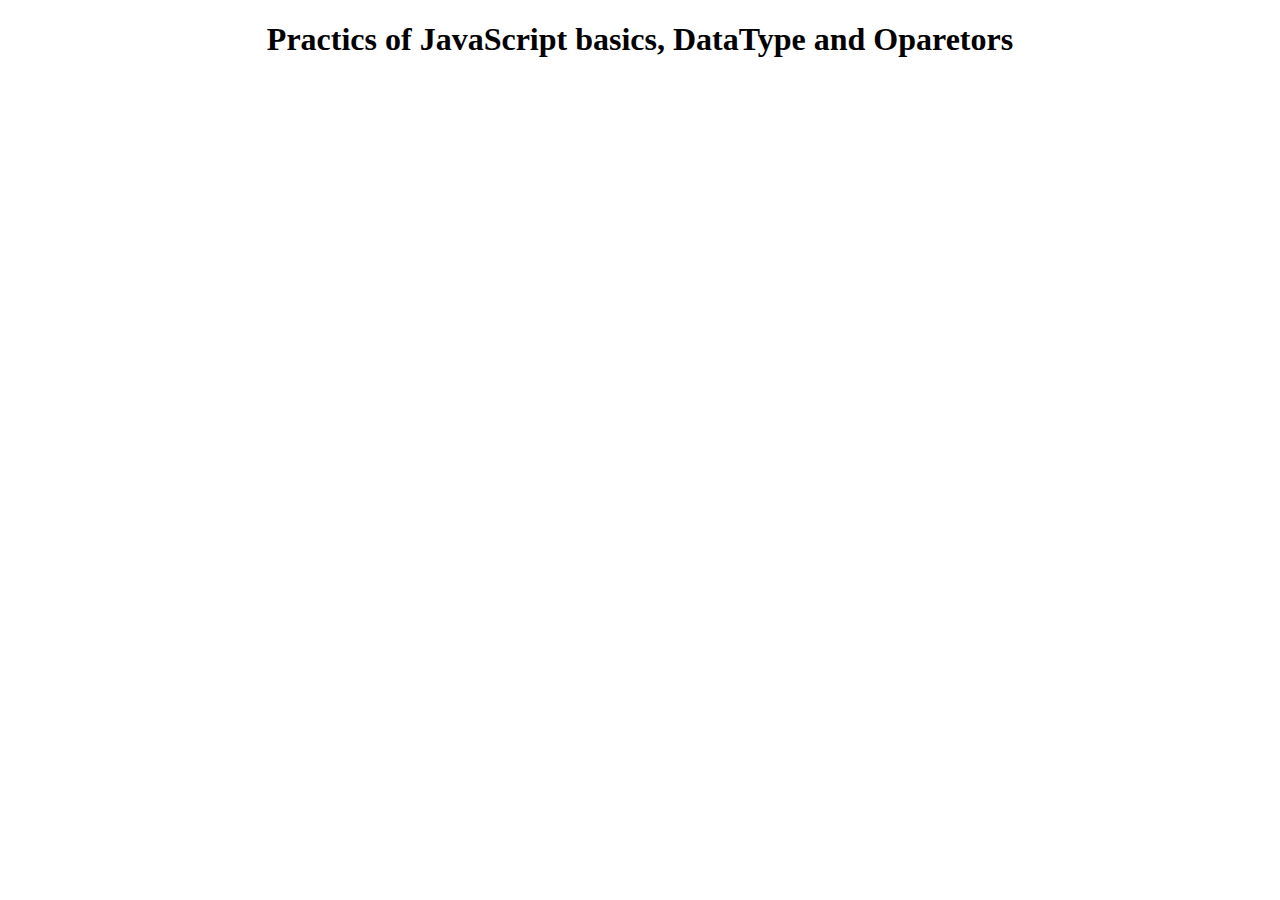
<file: 04_Basics_JavaScript/Practics/index.html>
<!DOCTYPE html>
<html lang="en">
<head>
          <meta charset="UTF-8">
          <meta name="viewport" content="width=device-width, initial-scale=1.0">
          <title>Practics</title>
</head>
<body>

          <h1 style="text-align: center;">Practics of JavaScript basics, DataType and Oparetors</h1>

              <div id="object"></div>
          
          <script src="index.js"></script>
</body>
</html>
</file>
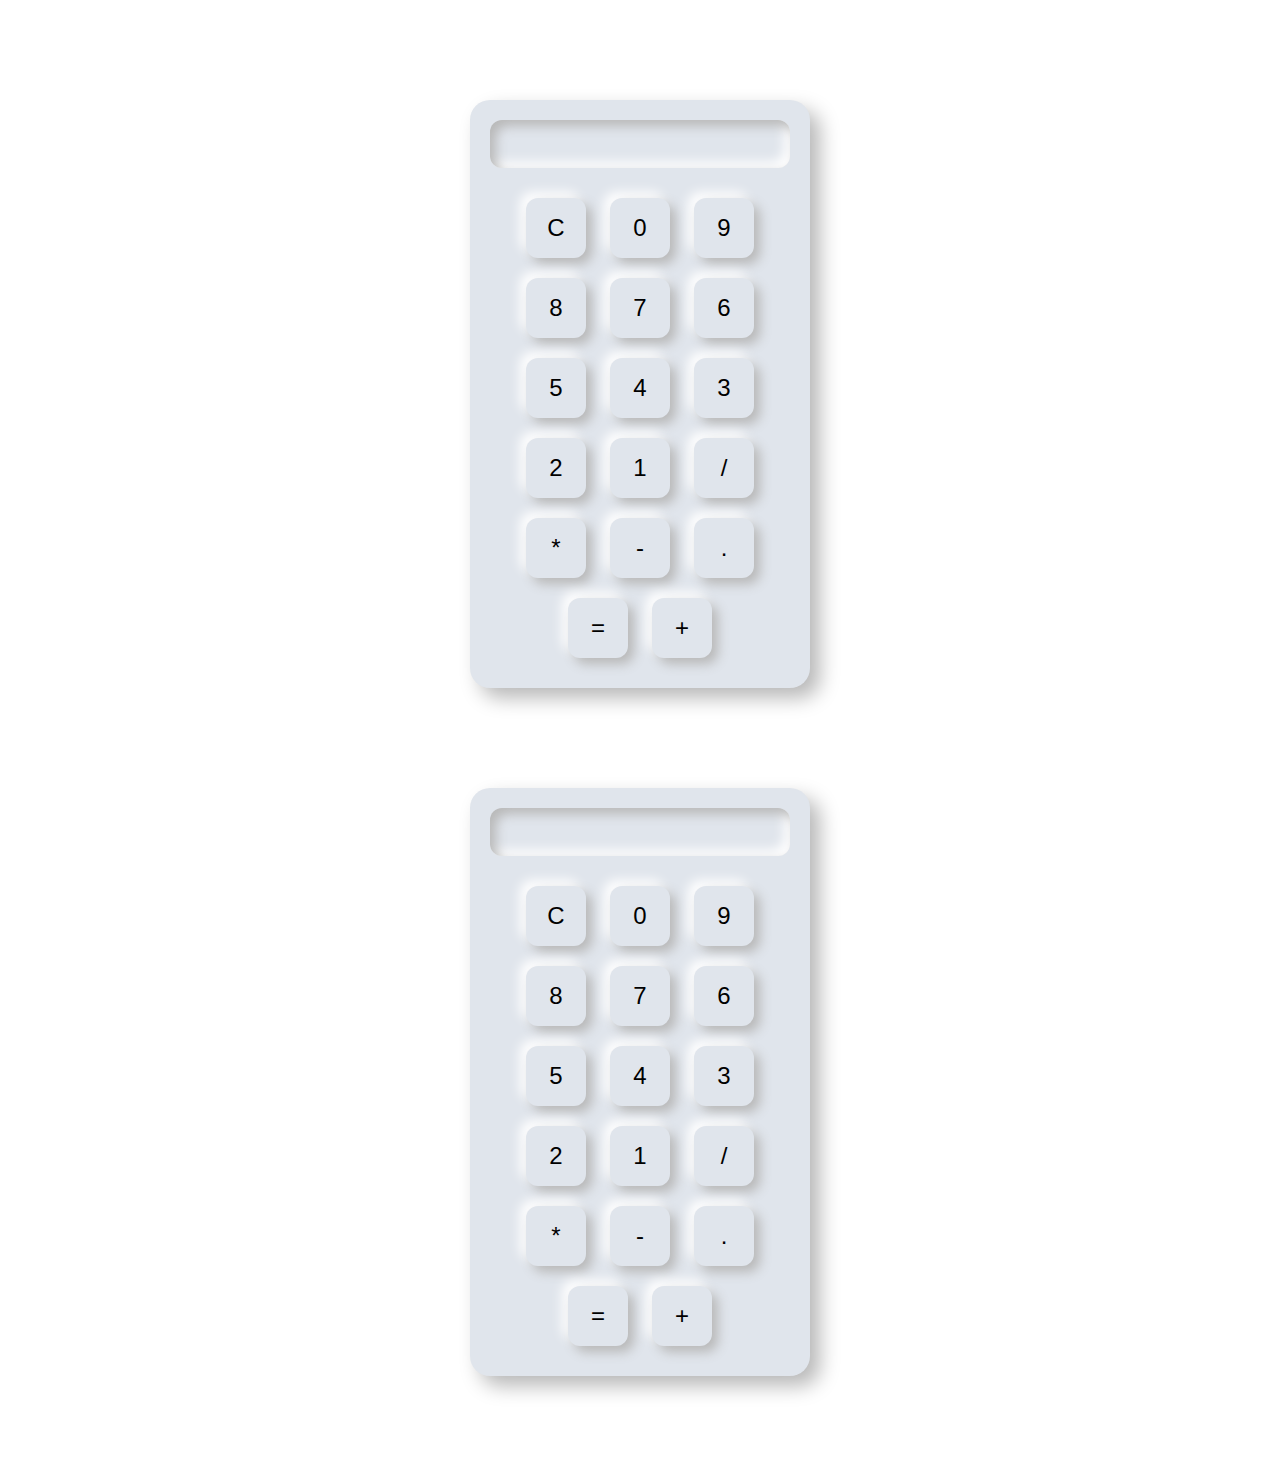
<file: Project Calculater & Palindrom/Calculater/index.html>
<!DOCTYPE html>
<html lang="en">
<head>
    <meta charset="UTF-8">
    <meta name="viewport" content="width=device-width, initial-scale=1.0">
    <title>Simple Calculator</title>
    <link rel="stylesheet" href="style.css">
</head>
<body>
    <div class="calculator">
        <input type="text" id="display" disabled>
        <div class="buttons">
            <button onclick="clearDisplay()">C</button>
            <button onclick="appendToDisplay('0')">0</button>
            <button onclick="appendToDisplay('9')">9</button>
            <button onclick="appendToDisplay('8')">8</button>
            <button onclick="appendToDisplay('7')">7</button>
            <button onclick="appendToDisplay('6')">6</button>
            <button onclick="appendToDisplay('5')">5</button>
            <button onclick="appendToDisplay('4')">4</button>
            <button onclick="appendToDisplay('3')">3</button>
            <button onclick="appendToDisplay('2')">2</button>
            <button onclick="appendToDisplay('1')">1</button>
            <button onclick="appendToDisplay('/')">/</button>
            <button onclick="appendToDisplay('*')">*</button>
            <button onclick="appendToDisplay('-')">-</button>
            <button onclick="appendToDisplay('.')">.</button>
            <button onclick="calculate()">=</button>
            <button onclick="appendToDisplay('+')">+</button>
        </div>
    </div>

    <script src="main.js"></script>
</body>
</html><!DOCTYPE html>
<html lang="en">
<head>
    <meta charset="UTF-8">
    <meta name="viewport" content="width=device-width, initial-scale=1.0">
    <title>Simple Calculator</title>
    <link rel="stylesheet" href="style.css">
</head>
<body>
    <div class="calculator">
        <input type="text" id="display" disabled>
        <div class="buttons">
            <button onclick="clearDisplay()">C</button>
            <button onclick="appendToDisplay('0')">0</button>
            <button onclick="appendToDisplay('9')">9</button>
            <button onclick="appendToDisplay('8')">8</button>
            <button onclick="appendToDisplay('7')">7</button>
            <button onclick="appendToDisplay('6')">6</button>
            <button onclick="appendToDisplay('5')">5</button>
            <button onclick="appendToDisplay('4')">4</button>
            <button onclick="appendToDisplay('3')">3</button>
            <button onclick="appendToDisplay('2')">2</button>
            <button onclick="appendToDisplay('1')">1</button>
            <button onclick="appendToDisplay('/')">/</button>
            <button onclick="appendToDisplay('*')">*</button>
            <button onclick="appendToDisplay('-')">-</button>
            <button onclick="appendToDisplay('.')">.</button>
            <button onclick="calculate()">=</button>
            <button onclick="appendToDisplay('+')">+</button>
        </div>
    </div>

    <script src="main.js"></script>
</body>
</html>
</file>
<file: Project Calculater & Palindrom/Calculater/style.css>
.calculator {
          width: 300px;
          margin: 100px auto;
          text-align: center;
          background-color: #e0e5ec;
          border-radius: 20px;
          padding: 20px;
          box-shadow: 10px 10px 20px #b8b8b8, -10px -10px 20px #ffffff;
      }
      
      input[type="text"] {
          width: calc(100% - 20px);
          padding: 10px;
          margin-bottom: 20px;
          font-size: 24px;
          border: none;
          background-color: #e0e5ec;
          box-shadow: inset 6px 6px 12px #b8b8b8, inset -6px -6px 12px #ffffff;
          border-radius: 12px;
      }
      
      .buttons button {
          width: 60px;
          height: 60px;
          margin: 10px;
          font-size: 24px;
          border: none;
          background-color: #e0e5ec;
          box-shadow: 6px 6px 12px #b8b8b8, -6px -6px 12px #ffffff;
          border-radius: 12px;
          cursor: pointer;
      }
      
      .buttons button:active {
          box-shadow: inset 4px 4px 8px #b8b8b8, inset -4px -4px 8px #ffffff;
      }
      
      .buttons button:hover {
          background-color: #d5dbe3;
      }
</file>
